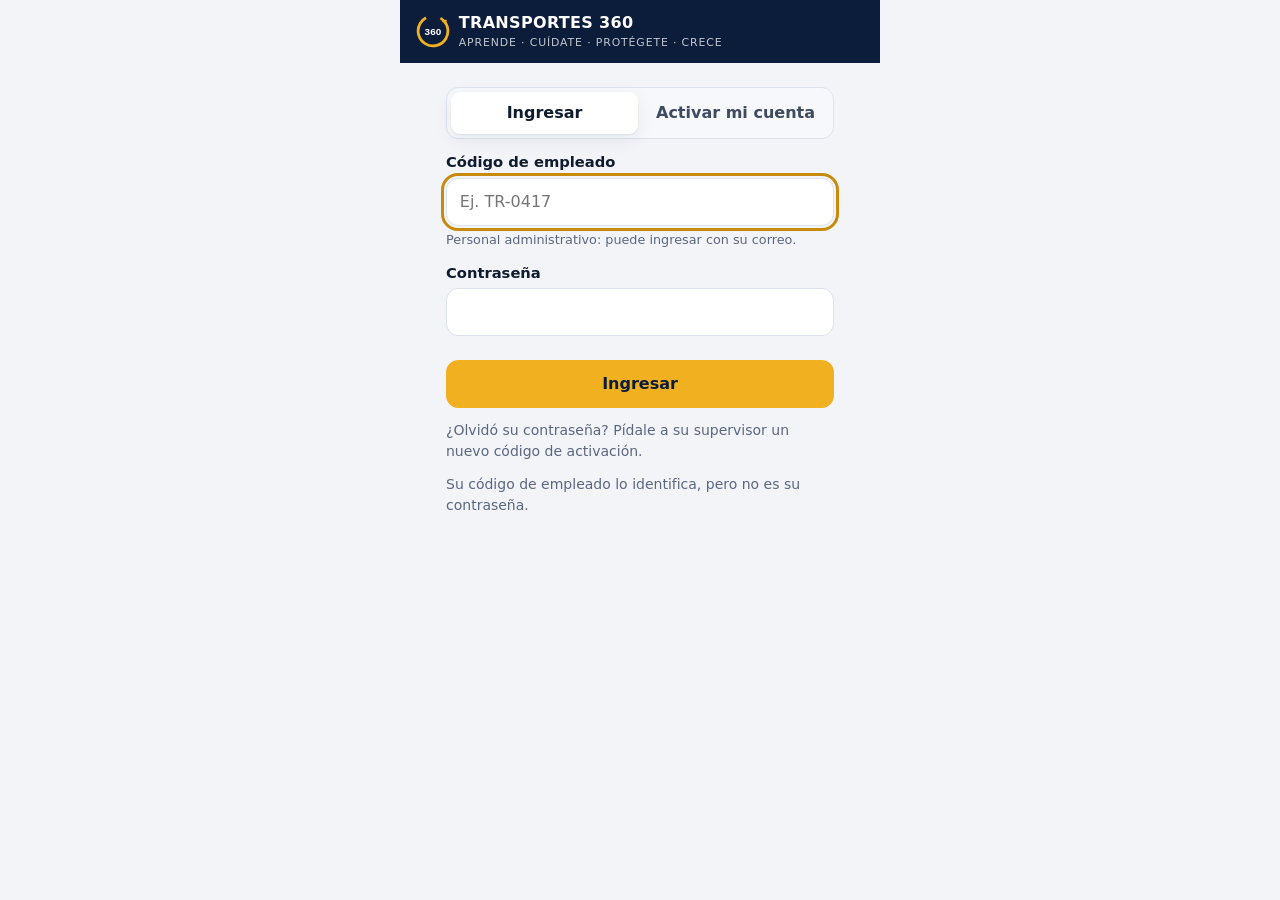
<file: index.html>
<!doctype html>
<html lang="es">
<head>
  <meta charset="utf-8">
  <meta name="viewport" content="width=device-width, initial-scale=1, viewport-fit=cover">
  <meta name="theme-color" content="#0b1d3a">
  <meta name="referrer" content="no-referrer">
  <meta http-equiv="Content-Security-Policy" content="default-src 'self'; script-src 'self'; style-src 'self' 'unsafe-inline'; img-src 'self' data: blob: https://*.supabase.co; connect-src 'self' https://*.supabase.co wss://*.supabase.co; base-uri 'none'; form-action 'self'; object-src 'none'">
  <title>TRANSPORTES 360</title>
  <link rel="manifest" href="manifest.webmanifest">
  <link rel="icon" type="image/png" sizes="192x192" href="assets/icons/icono-192.png">
  <link rel="apple-touch-icon" href="assets/icons/apple-touch-icon.png">
  <meta name="apple-mobile-web-app-capable" content="yes">
  <link rel="stylesheet" href="css/tokens.css">
  <link rel="stylesheet" href="css/base.css">
  <link rel="stylesheet" href="css/colaborador.css">
</head>
<body>
  <div id="app" class="app"></div>
  <noscript>TRANSPORTES 360 necesita JavaScript activado.</noscript>
  <script src="js/config.js"></script>
  <script src="js/core/dom.js"></script>
  <script src="js/core/ui.js"></script>
  <script src="js/core/enrutador.js"></script>
  <script src="js/core/capsula-vista.js"></script>
  <script src="js/core/alerta-vista.js"></script>
  <script src="js/api/api.js"></script>
  <script src="js/colaborador/marco.js"></script>
  <script src="js/colaborador/ingreso.js"></script>
  <script src="js/colaborador/inicio.js"></script>
  <script src="js/colaborador/semana.js"></script>
  <script src="js/colaborador/capsula.js"></script>
  <script src="js/colaborador/alertas.js"></script>
  <script src="js/colaborador/historial.js"></script>
  <script src="js/colaborador/arranque.js"></script>
</body>
</html>
</file>
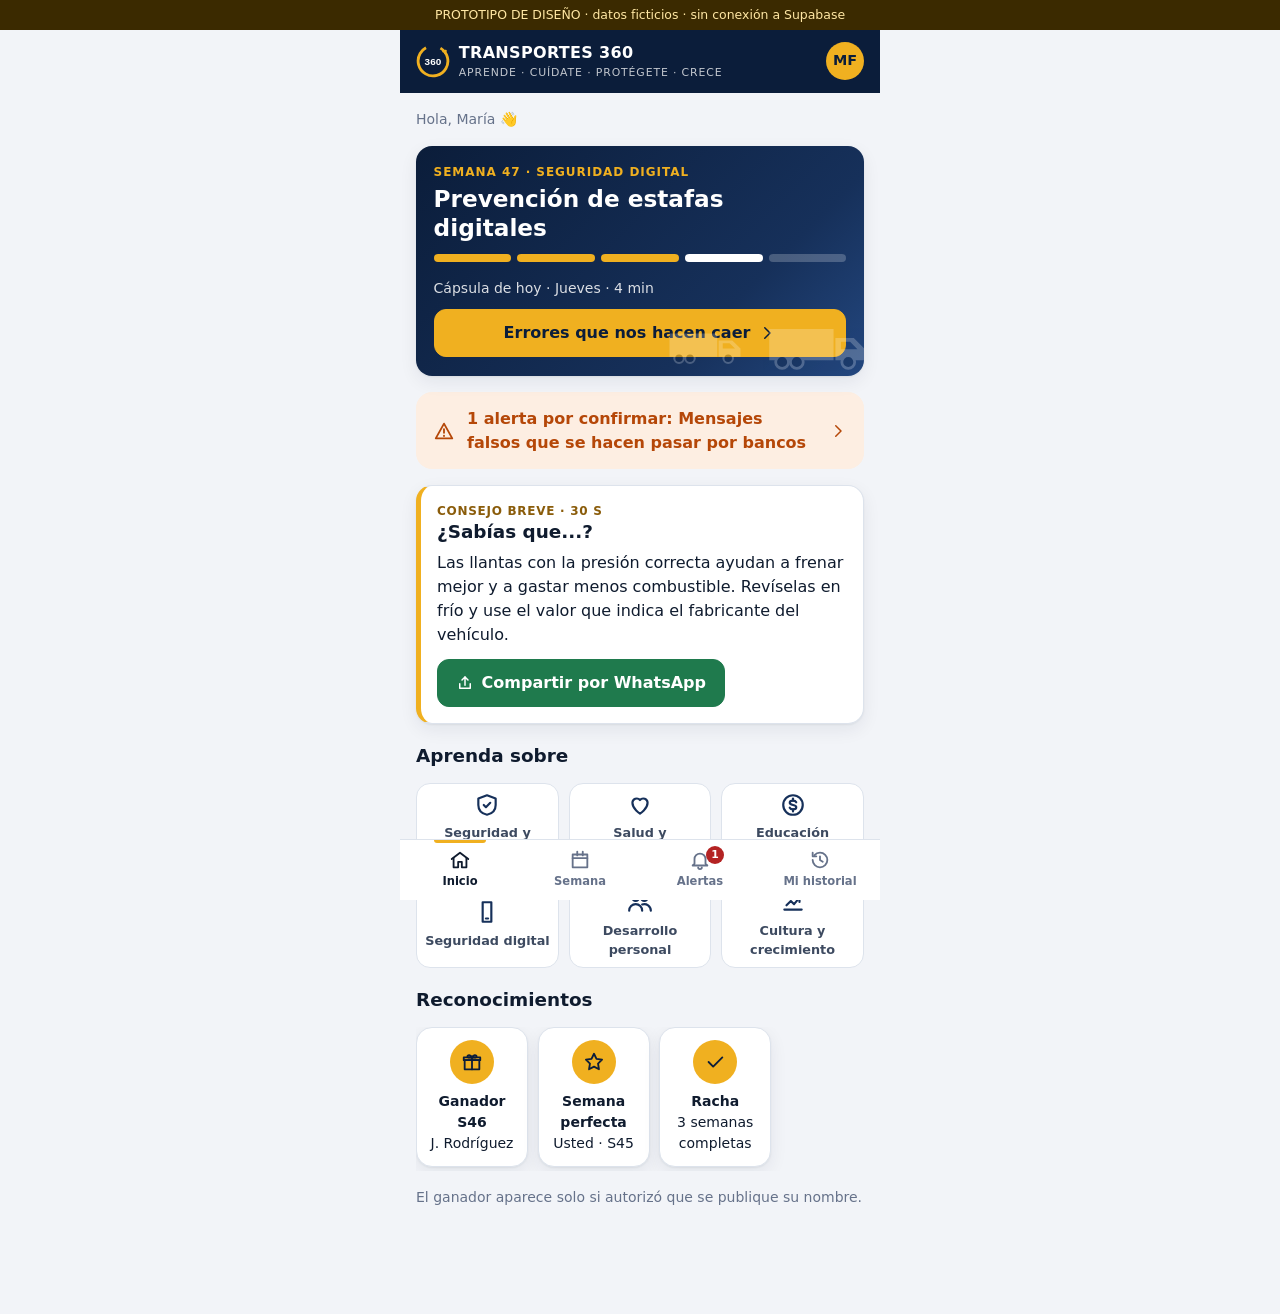
<file: prototipo/index.html>
<!doctype html>
<html lang="es">
<head>
  <meta charset="utf-8">
  <meta name="viewport" content="width=device-width, initial-scale=1, viewport-fit=cover">
  <meta name="theme-color" content="#0b1d3a">
  <meta http-equiv="Content-Security-Policy" content="default-src 'self'; script-src 'self'; style-src 'self' 'unsafe-inline'; img-src 'self' data:; connect-src 'self'; base-uri 'none'; form-action 'self'">
  <title>TRANSPORTES 360 · Prototipo colaborador</title>
  <link rel="stylesheet" href="estilos.css">
</head>
<body>
  <div class="proto-banner">PROTOTIPO DE DISEÑO · datos ficticios · sin conexión a Supabase</div>
  <div id="app" class="app"></div>
  <script src="comun.js"></script>
  <script src="capsula.js"></script>
  <script src="colaborador.js"></script>
</body>
</html>
</file>
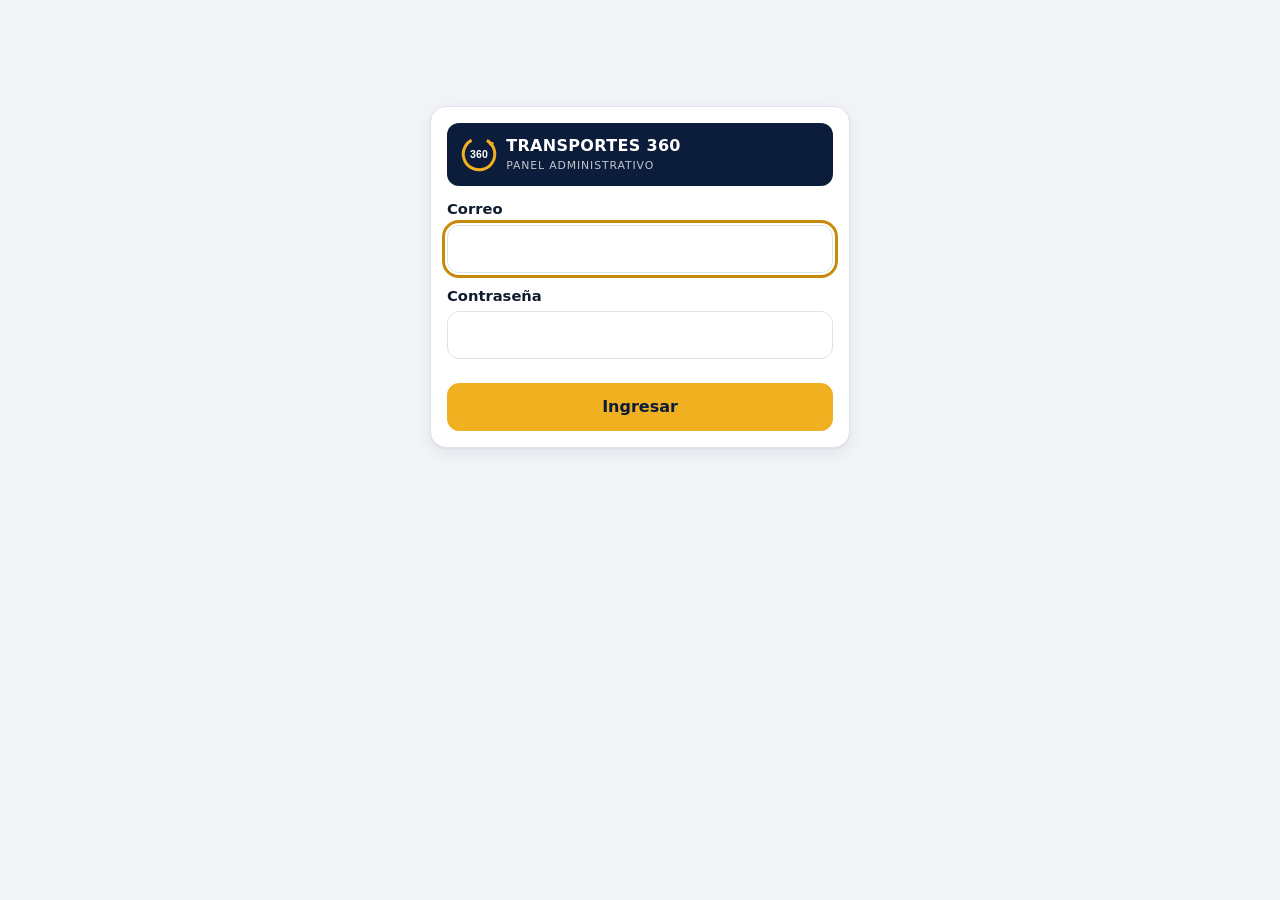
<file: admin.html>
<!doctype html>
<html lang="es">
<head>
  <meta charset="utf-8">
  <meta name="viewport" content="width=device-width, initial-scale=1">
  <meta name="referrer" content="no-referrer">
  <meta name="robots" content="noindex, nofollow">
  <meta http-equiv="Content-Security-Policy" content="default-src 'self'; script-src 'self'; style-src 'self' 'unsafe-inline'; img-src 'self' data: blob: https://*.supabase.co; connect-src 'self' https://*.supabase.co wss://*.supabase.co; base-uri 'none'; form-action 'self'; object-src 'none'">
  <title>TRANSPORTES 360 · Panel</title>
  <link rel="stylesheet" href="css/tokens.css">
  <link rel="stylesheet" href="css/base.css">
  <link rel="stylesheet" href="css/colaborador.css">
  <link rel="stylesheet" href="css/admin.css">
</head>
<body>
  <div id="admin" class="admin"></div>
  <noscript>El panel de TRANSPORTES 360 necesita JavaScript activado.</noscript>
  <script src="js/config.js"></script>
  <script src="js/core/dom.js"></script>
  <script src="js/core/ui.js"></script>
  <script src="js/core/enrutador.js"></script>
  <script src="js/core/capsula-vista.js"></script>
  <script src="js/core/alerta-vista.js"></script>
  <script src="js/api/api.js"></script>
  <script src="js/admin/marco.js"></script>
  <script src="js/admin/resumen.js"></script>
  <script src="js/admin/generador.js"></script>
  <script src="js/admin/capacitacion.js"></script>
  <script src="js/admin/alertas.js"></script>
  <script src="js/admin/extraer.js"></script>
  <script src="js/admin/documentos.js"></script>
  <script src="js/admin/calendario.js"></script>
  <script src="js/admin/reportes.js"></script>
  <script src="js/admin/sorteo.js"></script>
  <script src="js/admin/usuarios.js"></script>
  <script src="js/admin/importar.js"></script>
  <script src="js/admin/arranque.js"></script>
</body>
</html>
</file>
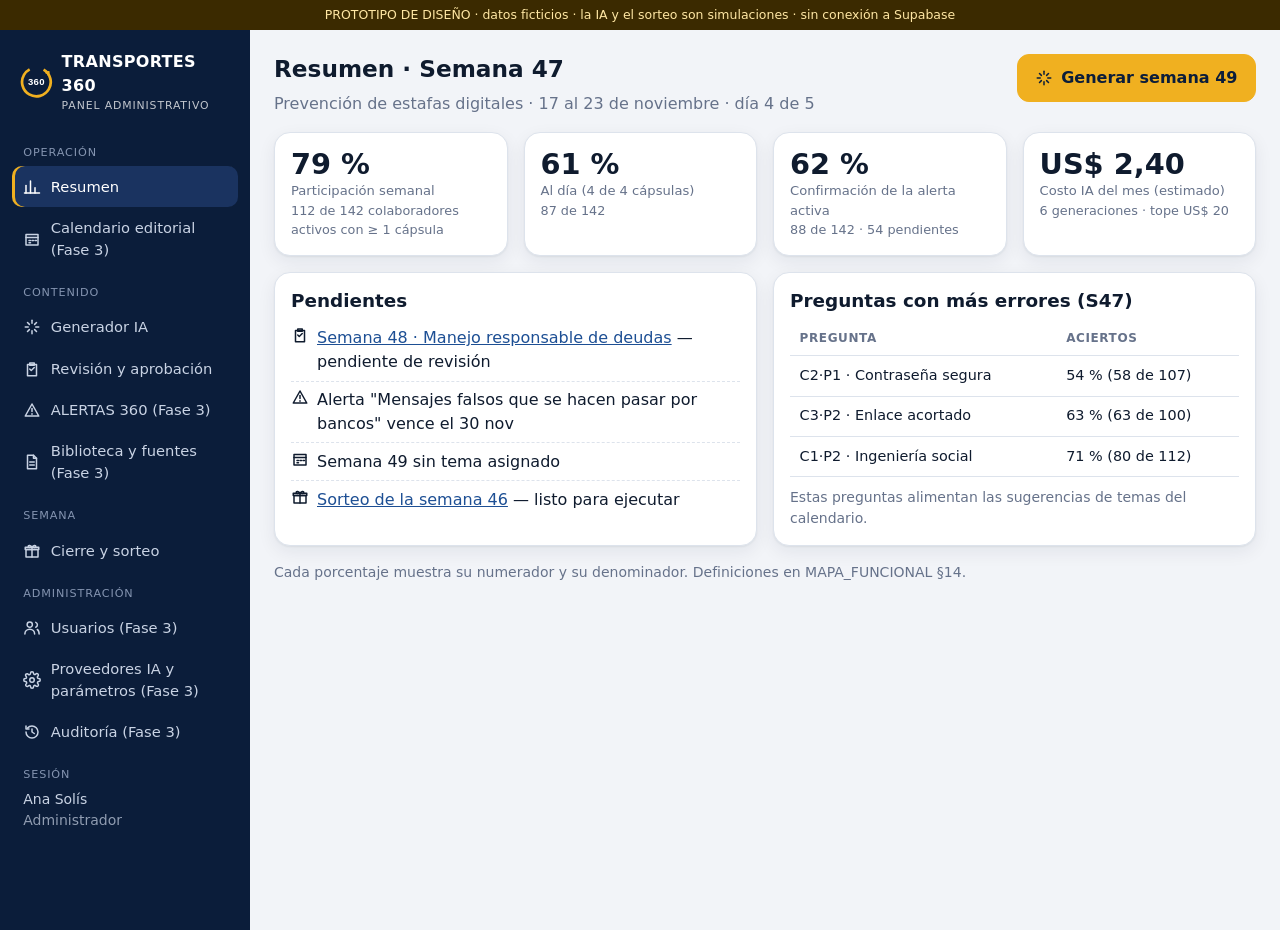
<file: prototipo/admin.html>
<!doctype html>
<html lang="es">
<head>
  <meta charset="utf-8">
  <meta name="viewport" content="width=device-width, initial-scale=1">
  <meta http-equiv="Content-Security-Policy" content="default-src 'self'; script-src 'self'; style-src 'self' 'unsafe-inline'; img-src 'self' data:; connect-src 'self'; base-uri 'none'; form-action 'self'">
  <title>TRANSPORTES 360 · Prototipo panel</title>
  <link rel="stylesheet" href="estilos.css">
</head>
<body>
  <div class="proto-banner">PROTOTIPO DE DISEÑO · datos ficticios · la IA y el sorteo son simulaciones · sin conexión a Supabase</div>
  <div id="admin" class="admin"></div>
  <script src="comun.js"></script>
  <script src="admin.js"></script>
</body>
</html>
</file>
<file: css/tokens.css>
/* TRANSPORTES 360 — Tokens de diseño.
   Paleta provisional basada en la identidad Grupo CIISA (marino + dorado) hasta definir el logo oficial (D-13).
   Regla de contraste: el dorado se usa como RELLENO con texto marino; para texto dorado sobre claro se usa --gold-ink. */
:root {
  color-scheme: light;
  --font: "Segoe UI", system-ui, -apple-system, Roboto, "Helvetica Neue", Arial, sans-serif;
  --mono: ui-monospace, "Cascadia Mono", Consolas, monospace;
  --bg: #f2f4f8;
  --surface: #ffffff;
  --surface-2: #f6f8fb;
  --border: #dde3ec;
  --text: #0f1b2e;
  --text-2: #3d4a60;
  --muted: #5b677f;   /* 5,2:1 sobre el fondo (antes 4,4:1) */
  --navy: #0b1d3a;
  --navy-2: #16305a;
  --gold: #f0b020;
  --gold-hover: #dc9f12;
  --gold-ink: #8a5c0a;
  --on-gold: #0b1d3a;
  --good: #0b6e24;    /* 5,7:1 sobre --good-soft (antes 3,9:1) */
  --good-soft: #e5f5e9;
  --warn: #9a6200;
  --warn-soft: #fff4d9;
  --high: #b54708;
  --high-soft: #fdeee2;
  --crit: #b42323;
  --crit-soft: #fdecec;
  --info: #1d4f94;
  --info-soft: #e8f0fb;
  --focus: #c88a0a;
  --radius: 16px;
  --radius-sm: 10px;
  --shadow: 0 1px 2px rgba(11, 29, 58, .06), 0 6px 18px rgba(11, 29, 58, .07);
  --tap: 48px;
}
@media (prefers-color-scheme: dark) {
  :root:not([data-theme="light"]) {
    color-scheme: dark;
    --bg: #0a1220; --surface: #121c2e; --surface-2: #17233a; --border: #26344d;
    --text: #e8edf6; --text-2: #c2ccdc; --muted: #8f9db4;
    --gold-ink: #f0b020; --good: #4cc26b; --good-soft: #13301d; --warn: #f3b946; --warn-soft: #33270c;
    --high: #f59e5f; --high-soft: #3a2214; --crit: #f07a7a; --crit-soft: #3b1717; --info: #8fb6ef; --info-soft: #14243f;
  }
}
</file>
<file: css/base.css>
/* TRANSPORTES 360 — Base y componentes compartidos (app del colaborador y panel). */
* { box-sizing: border-box; }
html, body { margin: 0; }
body { font-family: var(--font); background: var(--bg); color: var(--text); font-size: 16px; line-height: 1.5; -webkit-text-size-adjust: 100%; }
h1, h2, h3 { line-height: 1.25; margin: 0 0 .4em; }
h1 { font-size: 1.45rem; } h2 { font-size: 1.15rem; } h3 { font-size: 1rem; }
p { margin: 0 0 .75em; }
a { color: var(--info); }
button, input, select, textarea { font: inherit; color: inherit; }
:focus-visible { outline: 3px solid var(--focus); outline-offset: 2px; }
.icon { width: 22px; height: 22px; flex: none; stroke: currentColor; fill: none; stroke-width: 2; stroke-linecap: round; stroke-linejoin: round; }
.icon.sm { width: 18px; height: 18px; }
.muted { color: var(--muted); }
.small { font-size: .875rem; }
.row { display: flex; align-items: center; gap: .6rem; }
.between { justify-content: space-between; }
.wrap { flex-wrap: wrap; }
.stack > * + * { margin-top: .75rem; }
.hidden { display: none !important; }
.sr-only { position: absolute; width: 1px; height: 1px; overflow: hidden; clip: rect(0 0 0 0); white-space: nowrap; }

/* Franja de modo DEMO */
.demo-banner { background: #3b2a00; color: #ffe7a3; font-size: .78rem; text-align: center; padding: .35rem 1rem; }

/* Botones */
.btn { display: inline-flex; align-items: center; justify-content: center; gap: .5rem; min-height: var(--tap); padding: 0 1.1rem; border-radius: 12px; border: 1px solid var(--border); background: var(--surface); font-weight: 600; cursor: pointer; text-decoration: none; color: var(--text); }
.btn.primary { background: var(--gold); border-color: var(--gold); color: var(--on-gold); }
.btn.primary:hover { background: var(--gold-hover); }
.btn.navy { background: var(--navy); border-color: var(--navy); color: #fff; }
.btn.ghost { background: transparent; }
.btn.block { width: 100%; }
.btn:disabled { opacity: .5; cursor: not-allowed; }
.btn.wa { background: #1f7a4d; border-color: #1f7a4d; color: #fff; }

/* Tarjetas y chips */
.card { background: var(--surface); border: 1px solid var(--border); border-radius: var(--radius); padding: 1rem; box-shadow: var(--shadow); min-width: 0; }
.chip { display: inline-flex; align-items: center; gap: .35rem; font-size: .78rem; font-weight: 600; padding: .2rem .6rem; border-radius: 999px; background: var(--surface-2); border: 1px solid var(--border); color: var(--text-2); }
.chip.good { background: var(--good-soft); color: var(--good); border-color: transparent; }
.chip.warn { background: var(--warn-soft); color: var(--warn); border-color: transparent; }
.chip.high { background: var(--high-soft); color: var(--high); border-color: transparent; }
.chip.crit { background: var(--crit-soft); color: var(--crit); border-color: transparent; }
.chip.info { background: var(--info-soft); color: var(--info); border-color: transparent; }
.chip.gold { background: var(--gold); color: var(--on-gold); border-color: transparent; }

.note { padding: .75rem 1rem; border-radius: var(--radius-sm); background: var(--info-soft); color: var(--text); font-size: .9rem; }
.note.warn { background: var(--warn-soft); }
.feedback { margin-top: .6rem; padding: .75rem .9rem; border-radius: var(--radius-sm); font-size: .92rem; }
.feedback.ok { background: var(--good-soft); }
.feedback.ko { background: var(--crit-soft); }

/* Formularios */
.field { display: flex; flex-direction: column; gap: .3rem; min-width: 0; }
.field label { font-weight: 600; font-size: .92rem; }
.field input, .field select, .field textarea { width: 100%; min-width: 0; min-height: var(--tap); padding: .6rem .8rem; border: 1px solid var(--border); border-radius: 12px; background: var(--surface); }
.field textarea { min-height: 88px; resize: vertical; }
.field .hint { font-size: .8rem; color: var(--muted); }
.form-error { color: var(--crit); font-weight: 600; font-size: .9rem; }

/* Pestañas */
.tabs { display: flex; gap: .25rem; background: var(--surface-2); border: 1px solid var(--border); border-radius: 12px; padding: .25rem; }
.tabs button { flex: 1; min-height: 42px; border: 0; border-radius: 9px; background: transparent; font-weight: 600; cursor: pointer; color: var(--text-2); }
.tabs button[aria-selected="true"] { background: var(--surface); color: var(--text); box-shadow: var(--shadow); }

/* Avisos emergentes y carga */
.toast { position: fixed; left: 50%; bottom: 84px; transform: translateX(-50%); z-index: 50; max-width: min(92vw, 440px); padding: .75rem 1rem; border-radius: 12px; background: var(--navy); color: #fff; box-shadow: var(--shadow); font-size: .92rem; }
.toast.error { background: var(--crit); }
.loading { padding: 2rem 0; text-align: center; color: var(--muted); }

@media (prefers-reduced-motion: no-preference) {
  .btn { transition: background-color .15s, border-color .15s; }
}
</file>
<file: css/colaborador.css>
/* TRANSPORTES 360 — App del colaborador (móvil primero). */
.app { max-width: 480px; margin: 0 auto; min-height: 100vh; min-height: 100dvh; display: flex; flex-direction: column; background: var(--bg); }
.topbar { position: sticky; top: 0; z-index: 5; display: flex; align-items: center; justify-content: space-between; gap: .75rem; padding: .7rem 16px; background: var(--navy); color: #fff; }
.brand { display: flex; align-items: center; gap: .55rem; font-weight: 800; letter-spacing: .02em; }
.brand small { display: block; font-weight: 500; font-size: .68rem; letter-spacing: .08em; opacity: .75; }
.avatar { width: 44px; height: 44px; border-radius: 50%; background: var(--gold); color: var(--on-gold); display: grid; place-items: center; font-weight: 700; font-size: .9rem; border: 0; cursor: pointer; flex: none; text-decoration: none; }
.avatar.outline { background: transparent; color: #fff; border: 1px solid rgba(255, 255, 255, .35); }
.main { flex: 1; padding: 16px 16px 96px; }
.main > * + * { margin-top: 1rem; }

.hero { position: relative; overflow: hidden; border-radius: var(--radius); color: #fff; background: linear-gradient(135deg, var(--navy) 0%, var(--navy-2) 70%, #23477f 100%); padding: 1.1rem 1.1rem 1.2rem; box-shadow: var(--shadow); }
.hero svg.fleet { position: absolute; right: -12px; bottom: -6px; width: 210px; opacity: .22; }
.hero .kicker { font-size: .75rem; letter-spacing: .08em; text-transform: uppercase; color: var(--gold); font-weight: 700; }
.hero h1 { color: #fff; margin-top: .2rem; max-width: 85%; }
.dots { display: flex; gap: .4rem; margin: .7rem 0 1rem; }
.dot { flex: 1; height: 8px; border-radius: 4px; background: rgba(255, 255, 255, .22); }
.dot.done { background: var(--gold); }
.dot.today { background: #fff; }
.hero .btn.primary { width: 100%; position: relative; }

.alert-strip { display: flex; gap: .75rem; align-items: center; padding: .85rem 1rem; border-radius: var(--radius); background: var(--high-soft); color: var(--high); border: 1px solid transparent; cursor: pointer; width: 100%; text-align: left; font-weight: 600; text-decoration: none; }
.alert-strip.crit { background: var(--crit-soft); color: var(--crit); }
.section-title { display: flex; align-items: center; justify-content: space-between; margin: 1.25rem 0 .5rem; }
.section-title h2 { margin: 0; }
.tip { border-left: 5px solid var(--gold); }
.tip .label { font-size: .75rem; font-weight: 700; color: var(--gold-ink); text-transform: uppercase; letter-spacing: .06em; }
.cats { display: grid; grid-template-columns: repeat(3, 1fr); gap: .6rem; }
.cat { display: flex; flex-direction: column; align-items: center; justify-content: center; gap: .35rem; min-height: 88px; padding: .5rem; border-radius: 14px; background: var(--surface); border: 1px solid var(--border); font-size: .8rem; font-weight: 600; text-align: center; color: var(--text-2); }
.cat .icon { width: 26px; height: 26px; color: var(--navy-2); }
@media (prefers-color-scheme: dark) { :root:not([data-theme="light"]) .cat .icon { color: var(--gold); } }
.badges { display: flex; gap: .6rem; overflow-x: auto; padding-bottom: .25rem; }
.badge { flex: none; width: 112px; text-align: center; padding: .75rem .5rem; }
.badge .medal { width: 44px; height: 44px; margin: 0 auto .4rem; border-radius: 50%; display: grid; place-items: center; background: var(--gold); color: var(--on-gold); }

.bottomnav { position: fixed; bottom: 0; left: 50%; transform: translateX(-50%); width: 100%; max-width: 480px; display: grid; grid-template-columns: repeat(4, 1fr); background: var(--surface); border-top: 1px solid var(--border); padding-bottom: env(safe-area-inset-bottom); z-index: 6; }
.bottomnav a { display: flex; flex-direction: column; align-items: center; gap: .15rem; padding: .55rem 0 .6rem; min-height: 60px; text-decoration: none; color: var(--muted); font-size: .72rem; font-weight: 600; position: relative; }
.bottomnav a.active { color: var(--text); }
.bottomnav a.active::before { content: ""; position: absolute; top: 0; left: 28%; right: 28%; height: 3px; border-radius: 0 0 3px 3px; background: var(--gold); }
.bottomnav .count { position: absolute; top: 6px; left: calc(50% + 6px); min-width: 18px; height: 18px; padding: 0 5px; border-radius: 9px; background: #b42323; color: #fff; font-size: .68rem; display: grid; place-items: center; }

/* Listas */
.back { display: inline-flex; align-items: center; gap: .3rem; min-height: 40px; color: var(--text-2); text-decoration: none; font-weight: 600; }
.list { list-style: none; margin: 0; padding: 0; }
.list > li + li { margin-top: .6rem; }
.item { display: flex; align-items: center; gap: .85rem; padding: .85rem 1rem; background: var(--surface); border: 1px solid var(--border); border-radius: 14px; text-decoration: none; color: var(--text); min-height: 64px; width: 100%; text-align: left; }
a.item { cursor: pointer; }
.item .day { width: 42px; height: 42px; border-radius: 12px; display: grid; place-items: center; font-weight: 800; background: var(--surface-2); flex: none; }
.item.done .day { background: var(--good-soft); color: var(--good); }
.item.today .day { background: var(--gold); color: var(--on-gold); }
.item.locked { opacity: .6; }
.item .grow { flex: 1; min-width: 0; }
.item .title { font-weight: 650; display: block; }
.prio { width: 6px; align-self: stretch; border-radius: 3px; flex: none; }
.prio.INFORMATIVA { background: var(--info); } .prio.PREVENTIVA { background: var(--warn); } .prio.ALTA { background: var(--high); } .prio.CRITICA { background: var(--crit); }
.block-label { font-size: .75rem; font-weight: 700; letter-spacing: .06em; text-transform: uppercase; color: var(--muted); margin-bottom: .25rem; }
.checklist { list-style: none; padding: 0; margin: 0; }
.checklist li { display: flex; gap: .55rem; align-items: flex-start; padding: .35rem 0; }
.checklist .icon { color: var(--good); margin-top: 2px; }
.closing { font-weight: 600; border-left: 4px solid var(--gold); padding-left: .75rem; }
.source { font-size: .82rem; color: var(--muted); }

/* Ingreso */
.login { padding: 24px 16px; max-width: 420px; margin: 0 auto; width: 100%; }

/* Hoja inferior (perfil) */
.sheet-backdrop { position: fixed; inset: 0; background: rgba(5, 12, 24, .45); z-index: 20; display: flex; align-items: flex-end; justify-content: center; }
.sheet { width: 100%; max-width: 480px; background: var(--surface); border-radius: 20px 20px 0 0; padding: 1.25rem 16px calc(1.25rem + env(safe-area-inset-bottom)); }

/* Evaluación */
.quiz-q { margin-top: 1rem; }
.quiz-q legend { font-weight: 700; margin-bottom: .5rem; padding: 0; }
.quiz-q fieldset { border: 0; margin: 0; padding: 0; }
.opt { display: flex; align-items: center; gap: .7rem; min-height: 56px; padding: .6rem .9rem; margin-top: .5rem; border: 2px solid var(--border); border-radius: 12px; background: var(--surface); cursor: pointer; }
.opt input { width: 22px; height: 22px; accent-color: var(--navy); flex: none; }
.opt:has(input:checked) { border-color: var(--navy-2); background: var(--surface-2); }
.opt.correct, .opt.correct:has(input:checked) { border-color: var(--good); background: var(--good-soft); }
.opt.wrong, .opt.wrong:has(input:checked) { border-color: var(--crit); background: var(--crit-soft); }
.score { display: flex; align-items: center; gap: 1rem; }
.score .big { font-size: 2.2rem; font-weight: 800; line-height: 1; }

/* Cápsula por tarjetas (historias) */
.main.story { padding-bottom: 24px; outline: none; }
.story-top { position: sticky; top: 58px; z-index: 4; background: var(--bg); padding: .25rem 0 .6rem; }
.segs { display: flex; gap: 4px; margin-top: .35rem; }
.seg { flex: 1; height: 24px; padding: 9px 0; background-clip: content-box; border: 0; border-radius: 3px; background: var(--border); cursor: pointer; }
.seg.done { background: var(--gold); }
.seg.now { background: var(--navy-2); }
.seg:disabled { cursor: default; }
@media (prefers-color-scheme: dark) { :root:not([data-theme="light"]) .seg.now { background: #fff; } }
.listen { min-height: 40px; padding: 0 .7rem; }
.listen[aria-pressed="true"] { background: var(--gold); color: var(--on-gold); border-color: var(--gold); }
.story-card { background: var(--surface); border: 1px solid var(--border); border-radius: var(--radius); padding: 1rem; box-shadow: var(--shadow); min-height: 52vh; }
.story-card > * + * { margin-top: .85rem; }
.story-card h1 { font-size: 1.5rem; }
.story-img { display: block; width: 100%; height: auto; border-radius: 14px; }
.lead { font-size: 1.05rem; color: var(--text-2); }
.kicker-ink { font-size: .75rem; font-weight: 800; letter-spacing: .08em; text-transform: uppercase; color: var(--gold-ink); }
.story-nav { position: sticky; bottom: 0; display: grid; grid-template-columns: 1fr 1.6fr; gap: .6rem; padding: .75rem 0 calc(.75rem + env(safe-area-inset-bottom)); background: linear-gradient(transparent, var(--bg) 30%); margin-top: .75rem; }
.q { font-weight: 700; font-size: 1.05rem; }
.choices { display: flex; flex-direction: column; gap: .5rem; }
.choice { min-height: 56px; padding: .6rem .9rem; text-align: left; border: 2px solid var(--border); border-radius: 12px; background: var(--surface); cursor: pointer; font-weight: 600; }
.choice.safe { border-color: var(--good); background: var(--good-soft); }
.choice.risky { border-color: var(--crit); background: var(--crit-soft); }
.phone-mock { border-radius: 18px; background: var(--info-soft); border: 6px solid var(--navy); padding: .6rem; max-width: 360px; }
.msg-head { display: flex; align-items: center; gap: .45rem; font-size: .82rem; font-weight: 700; color: var(--text-2); padding: .1rem .2rem .5rem; }
.bubble { background: var(--surface); border-radius: 4px 14px 14px 14px; padding: .7rem .8rem; line-height: 1.7; box-shadow: var(--shadow); }
.spot { display: inline; border-bottom: 2px dashed var(--muted); padding: .1rem .1rem; cursor: pointer; border-radius: 4px; -webkit-box-decoration-break: clone; box-decoration-break: clone; }
.spot:hover { background: var(--warn-soft); }
.spot.found { background: var(--crit-soft); color: var(--crit); border-bottom: 2px solid var(--crit); font-weight: 700; }
.found-list { list-style: none; padding: 0; margin: 0; }
.found-list li { display: flex; gap: .5rem; align-items: flex-start; padding: .35rem 0; font-size: .92rem; }
.found-list .icon { color: var(--crit); margin-top: 2px; }
.flips { display: grid; grid-template-columns: 1fr 1fr; gap: .6rem; }
.flip { position: relative; padding: 0; border: 0; background: transparent; cursor: pointer; perspective: 800px; text-align: left; font-size: .88rem; line-height: 1.35; }
.flip-inner { display: grid; height: 100%; min-height: 150px; transform-style: preserve-3d; }
.flip-face { grid-area: 1 / 1; display: flex; flex-direction: column; gap: .4rem; padding: .75rem; border-radius: 14px; backface-visibility: hidden; -webkit-backface-visibility: hidden; }
.flip-face.front { background: var(--navy); color: #fff; }
.flip-face.front .small { opacity: .75; margin-top: auto; }
.flip-face.back { background: var(--good-soft); color: var(--text); transform: rotateY(180deg); border: 2px solid var(--good); }
.flip.on .flip-inner { transform: rotateY(180deg); }
.flip-ico { width: 30px; height: 30px; border-radius: 50%; display: grid; place-items: center; }
.flip-ico.bad { background: var(--crit); color: #fff; }
.flip-ico.good { background: var(--good); color: #fff; }
.flip-ico .icon { width: 18px; height: 18px; }
.steps { margin: 0; padding-left: 1.4rem; }
.steps li { padding: .3rem 0; }
.steps li::marker { font-weight: 800; color: var(--gold-ink); }

@media (prefers-reduced-motion: no-preference) {
  .opt, .item, .choice { transition: background-color .15s, border-color .15s; }
  .flip-inner { transition: transform .45s ease; }
}
</file>
<file: prototipo/estilos.css>
/* TRANSPORTES 360 — Prototipo de interfaces (Fase 2). SOLO DISEÑO: datos ficticios, sin conexión.
   Paleta provisional basada en la identidad Grupo CIISA (marino + dorado) hasta definir D-13. */
:root {
  color-scheme: light;
  --font: "Segoe UI", system-ui, -apple-system, Roboto, "Helvetica Neue", Arial, sans-serif;
  --bg: #f2f4f8;
  --surface: #ffffff;
  --surface-2: #f6f8fb;
  --border: #dde3ec;
  --text: #0f1b2e;
  --text-2: #3d4a60;
  --muted: #66728a;
  --navy: #0b1d3a;
  --navy-2: #16305a;
  --gold: #f0b020;
  --gold-hover: #dc9f12;
  --gold-ink: #8a5c0a;
  --on-gold: #0b1d3a;
  --good: #0f8a2e;
  --good-soft: #e5f5e9;
  --warn: #9a6200;
  --warn-soft: #fff4d9;
  --high: #b54708;
  --high-soft: #fdeee2;
  --crit: #b42323;
  --crit-soft: #fdecec;
  --info: #1d4f94;
  --info-soft: #e8f0fb;
  --focus: #c88a0a;
  --radius: 16px;
  --radius-sm: 10px;
  --shadow: 0 1px 2px rgba(11, 29, 58, .06), 0 6px 18px rgba(11, 29, 58, .07);
  --tap: 48px;
}
@media (prefers-color-scheme: dark) {
  :root:not([data-theme="light"]) {
    color-scheme: dark;
    --bg: #0a1220; --surface: #121c2e; --surface-2: #17233a; --border: #26344d;
    --text: #e8edf6; --text-2: #c2ccdc; --muted: #8f9db4;
    --gold-ink: #f0b020; --good: #4cc26b; --good-soft: #13301d; --warn: #f3b946; --warn-soft: #33270c;
    --high: #f59e5f; --high-soft: #3a2214; --crit: #f07a7a; --crit-soft: #3b1717; --info: #8fb6ef; --info-soft: #14243f;
  }
}
* { box-sizing: border-box; }
html, body { margin: 0; }
body { font-family: var(--font); background: var(--bg); color: var(--text); font-size: 16px; line-height: 1.5; -webkit-text-size-adjust: 100%; }
h1, h2, h3 { line-height: 1.25; margin: 0 0 .4em; }
h1 { font-size: 1.45rem; } h2 { font-size: 1.15rem; } h3 { font-size: 1rem; }
p { margin: 0 0 .75em; }
a { color: var(--info); }
button, input, select, textarea { font: inherit; color: inherit; }
:focus-visible { outline: 3px solid var(--focus); outline-offset: 2px; }
.icon { width: 22px; height: 22px; flex: none; stroke: currentColor; fill: none; stroke-width: 2; stroke-linecap: round; stroke-linejoin: round; }
.icon.sm { width: 18px; height: 18px; }
.muted { color: var(--muted); }
.small { font-size: .875rem; }
.row { display: flex; align-items: center; gap: .6rem; }
.between { justify-content: space-between; }
.stack > * + * { margin-top: .75rem; }
.hidden { display: none !important; }

/* Aviso de prototipo */
.proto-banner { background: #3b2a00; color: #ffe7a3; font-size: .78rem; text-align: center; padding: .35rem 1rem; }

/* Botones */
.btn { display: inline-flex; align-items: center; justify-content: center; gap: .5rem; min-height: var(--tap); padding: 0 1.1rem; border-radius: 12px; border: 1px solid var(--border); background: var(--surface); font-weight: 600; cursor: pointer; text-decoration: none; color: var(--text); }
.btn.primary { background: var(--gold); border-color: var(--gold); color: var(--on-gold); }
.btn.primary:hover { background: var(--gold-hover); }
.btn.navy { background: var(--navy); border-color: var(--navy); color: #fff; }
.btn.ghost { background: transparent; }
.btn.block { width: 100%; }
.btn:disabled { opacity: .5; cursor: not-allowed; }
.btn.wa { background: #1f7a4d; border-color: #1f7a4d; color: #fff; }

/* Tarjetas y chips */
.card { background: var(--surface); border: 1px solid var(--border); border-radius: var(--radius); padding: 1rem; box-shadow: var(--shadow); }
.chip { display: inline-flex; align-items: center; gap: .35rem; font-size: .78rem; font-weight: 600; padding: .2rem .6rem; border-radius: 999px; background: var(--surface-2); border: 1px solid var(--border); color: var(--text-2); }
.chip.good { background: var(--good-soft); color: var(--good); border-color: transparent; }
.chip.warn { background: var(--warn-soft); color: var(--warn); border-color: transparent; }
.chip.high { background: var(--high-soft); color: var(--high); border-color: transparent; }
.chip.crit { background: var(--crit-soft); color: var(--crit); border-color: transparent; }
.chip.info { background: var(--info-soft); color: var(--info); border-color: transparent; }
.chip.gold { background: var(--gold); color: var(--on-gold); border-color: transparent; }

/* ---------- App del colaborador ---------- */
.app { max-width: 480px; margin: 0 auto; min-height: 100vh; min-height: 100dvh; display: flex; flex-direction: column; background: var(--bg); }
.topbar { position: sticky; top: 0; z-index: 5; display: flex; align-items: center; justify-content: space-between; gap: .75rem; padding: .7rem 16px; background: var(--navy); color: #fff; }
.brand { display: flex; align-items: center; gap: .55rem; font-weight: 800; letter-spacing: .02em; }
.brand small { display: block; font-weight: 500; font-size: .68rem; letter-spacing: .08em; opacity: .75; }
.avatar { width: 38px; height: 38px; border-radius: 50%; background: var(--gold); color: var(--on-gold); display: grid; place-items: center; font-weight: 700; font-size: .9rem; border: 0; cursor: pointer; }
.main { flex: 1; padding: 16px 16px 96px; }
.main > * + * { margin-top: 1rem; }

.hero { position: relative; overflow: hidden; border-radius: var(--radius); color: #fff; background: linear-gradient(135deg, var(--navy) 0%, var(--navy-2) 70%, #23477f 100%); padding: 1.1rem 1.1rem 1.2rem; box-shadow: var(--shadow); }
.hero svg.fleet { position: absolute; right: -12px; bottom: -6px; width: 210px; opacity: .22; }
.hero .kicker { font-size: .75rem; letter-spacing: .08em; text-transform: uppercase; color: var(--gold); font-weight: 700; }
.hero h1 { color: #fff; margin-top: .2rem; max-width: 85%; }
.dots { display: flex; gap: .4rem; margin: .7rem 0 1rem; }
.dot { flex: 1; height: 8px; border-radius: 4px; background: rgba(255, 255, 255, .22); }
.dot.done { background: var(--gold); }
.dot.today { background: #fff; }
.hero .btn.primary { width: 100%; }

.alert-strip { display: flex; gap: .75rem; align-items: center; padding: .85rem 1rem; border-radius: var(--radius); background: var(--high-soft); color: var(--high); border: 1px solid transparent; cursor: pointer; width: 100%; text-align: left; font-weight: 600; }
.alert-strip.crit { background: var(--crit-soft); color: var(--crit); }

.section-title { display: flex; align-items: center; justify-content: space-between; margin: 1.25rem 0 .5rem; }
.section-title h2 { margin: 0; }

.tip { border-left: 5px solid var(--gold); }
.tip .label { font-size: .75rem; font-weight: 700; color: var(--gold-ink); text-transform: uppercase; letter-spacing: .06em; }

.cats { display: grid; grid-template-columns: repeat(3, 1fr); gap: .6rem; }
.cat { display: flex; flex-direction: column; align-items: center; justify-content: center; gap: .35rem; min-height: 88px; padding: .5rem; border-radius: 14px; background: var(--surface); border: 1px solid var(--border); font-size: .8rem; font-weight: 600; text-align: center; color: var(--text-2); }
.cat .icon { width: 26px; height: 26px; color: var(--navy-2); }
@media (prefers-color-scheme: dark) { :root:not([data-theme="light"]) .cat .icon { color: var(--gold); } }

.badges { display: flex; gap: .6rem; overflow-x: auto; padding-bottom: .25rem; }
.badge { flex: none; width: 112px; text-align: center; padding: .75rem .5rem; }
.badge .medal { width: 44px; height: 44px; margin: 0 auto .4rem; border-radius: 50%; display: grid; place-items: center; background: var(--gold); color: var(--on-gold); }

.bottomnav { position: fixed; bottom: 0; left: 50%; transform: translateX(-50%); width: 100%; max-width: 480px; display: grid; grid-template-columns: repeat(4, 1fr); background: var(--surface); border-top: 1px solid var(--border); padding-bottom: env(safe-area-inset-bottom); z-index: 6; }
.bottomnav a { display: flex; flex-direction: column; align-items: center; gap: .15rem; padding: .55rem 0 .6rem; min-height: 60px; text-decoration: none; color: var(--muted); font-size: .72rem; font-weight: 600; position: relative; }
.bottomnav a.active { color: var(--text); }
.bottomnav a.active::before { content: ""; position: absolute; top: 0; left: 28%; right: 28%; height: 3px; border-radius: 0 0 3px 3px; background: var(--gold); }
.bottomnav .count { position: absolute; top: 6px; left: calc(50% + 6px); min-width: 18px; height: 18px; padding: 0 5px; border-radius: 9px; background: var(--crit); color: #fff; font-size: .68rem; display: grid; place-items: center; }

/* Cápsula */
.back { display: inline-flex; align-items: center; gap: .3rem; min-height: 40px; color: var(--text-2); text-decoration: none; font-weight: 600; }
.capsule-head .meta { display: flex; flex-wrap: wrap; gap: .4rem; margin-bottom: .5rem; }
.block-label { font-size: .75rem; font-weight: 700; letter-spacing: .06em; text-transform: uppercase; color: var(--muted); margin-bottom: .25rem; }
.example { background: var(--info-soft); border-radius: var(--radius-sm); padding: .85rem 1rem; color: var(--text); }
.example .block-label { color: var(--info); }
.checklist { list-style: none; padding: 0; margin: 0; }
.checklist li { display: flex; gap: .55rem; align-items: flex-start; padding: .35rem 0; }
.checklist .icon { color: var(--good); margin-top: 2px; }
.closing { font-weight: 600; border-left: 4px solid var(--gold); padding-left: .75rem; }
.source { font-size: .82rem; color: var(--muted); }

.quiz-q { margin-top: 1rem; }
.quiz-q legend { font-weight: 700; margin-bottom: .5rem; padding: 0; }
.quiz-q fieldset { border: 0; margin: 0; padding: 0; }
.opt { display: flex; align-items: center; gap: .7rem; min-height: 56px; padding: .6rem .9rem; margin-top: .5rem; border: 2px solid var(--border); border-radius: 12px; background: var(--surface); cursor: pointer; }
.opt input { width: 22px; height: 22px; accent-color: var(--navy); flex: none; }
.opt:has(input:checked) { border-color: var(--navy-2); background: var(--surface-2); }
.opt.correct, .opt.correct:has(input:checked) { border-color: var(--good); background: var(--good-soft); }
.opt.wrong, .opt.wrong:has(input:checked) { border-color: var(--crit); background: var(--crit-soft); }
.feedback { margin-top: .6rem; padding: .75rem .9rem; border-radius: var(--radius-sm); font-size: .92rem; }
.feedback.ok { background: var(--good-soft); }
.feedback.ko { background: var(--crit-soft); }
.score { display: flex; align-items: center; gap: 1rem; }
.score .big { font-size: 2.2rem; font-weight: 800; line-height: 1; }

/* Cápsula por tarjetas (historias) */
.main.story { padding-bottom: 24px; outline: none; }
.story-top { position: sticky; top: 58px; z-index: 4; background: var(--bg); padding: .25rem 0 .6rem; }
.segs { display: flex; gap: 4px; margin-top: .35rem; }
.seg { flex: 1; height: 6px; padding: 0; border: 0; border-radius: 3px; background: var(--border); cursor: pointer; }
.seg.done { background: var(--gold); }
.seg.now { background: var(--navy-2); }
.seg:disabled { cursor: default; }
@media (prefers-color-scheme: dark) { :root:not([data-theme="light"]) .seg.now { background: #fff; } }
.listen { min-height: 40px; padding: 0 .7rem; }
.listen[aria-pressed="true"] { background: var(--gold); color: var(--on-gold); border-color: var(--gold); }
.story-card { background: var(--surface); border: 1px solid var(--border); border-radius: var(--radius); padding: 1rem; box-shadow: var(--shadow); min-height: 52vh; }
.story-card > * + * { margin-top: .85rem; }
.story-card h1 { font-size: 1.5rem; }
.story-img { display: block; width: 100%; height: auto; border-radius: 14px; }
.lead { font-size: 1.05rem; color: var(--text-2); }
.kicker-ink { font-size: .75rem; font-weight: 800; letter-spacing: .08em; text-transform: uppercase; color: var(--gold-ink); }
.story-nav { position: sticky; bottom: 0; display: grid; grid-template-columns: 1fr 1.6fr; gap: .6rem; padding: .75rem 0 calc(.75rem + env(safe-area-inset-bottom)); background: linear-gradient(transparent, var(--bg) 30%); margin-top: .75rem; }
.q { font-weight: 700; font-size: 1.05rem; }
.choices { display: flex; flex-direction: column; gap: .5rem; }
.choice { min-height: 56px; padding: .6rem .9rem; text-align: left; border: 2px solid var(--border); border-radius: 12px; background: var(--surface); cursor: pointer; font-weight: 600; }
.choice.safe { border-color: var(--good); background: var(--good-soft); }
.choice.risky { border-color: var(--crit); background: var(--crit-soft); }

.phone-mock { border-radius: 18px; background: var(--info-soft); border: 6px solid var(--navy); padding: .6rem; max-width: 360px; }
.msg-head { display: flex; align-items: center; gap: .45rem; font-size: .82rem; font-weight: 700; color: var(--text-2); padding: .1rem .2rem .5rem; }
.bubble { background: var(--surface); border-radius: 4px 14px 14px 14px; padding: .7rem .8rem; line-height: 1.7; box-shadow: var(--shadow); }
.spot { display: inline; border-bottom: 2px dashed var(--muted); padding: .1rem .1rem; cursor: pointer; border-radius: 4px; -webkit-box-decoration-break: clone; box-decoration-break: clone; }
.spot:hover { background: var(--warn-soft); }
.spot.found { background: var(--crit-soft); color: var(--crit); border-bottom: 2px solid var(--crit); font-weight: 700; }
.found-list { list-style: none; padding: 0; margin: 0; }
.found-list li { display: flex; gap: .5rem; align-items: flex-start; padding: .35rem 0; font-size: .92rem; }
.found-list .icon { color: var(--crit); margin-top: 2px; }

.flips { display: grid; grid-template-columns: 1fr 1fr; gap: .6rem; }
.flip { position: relative; padding: 0; border: 0; background: transparent; cursor: pointer; perspective: 800px; text-align: left; font-size: .88rem; line-height: 1.35; }
/* Las dos caras comparten la misma celda de la grilla: la tarjeta toma la altura de la cara más larga */
.flip-inner { display: grid; height: 100%; min-height: 150px; transform-style: preserve-3d; }
.flip-face { grid-area: 1 / 1; display: flex; flex-direction: column; gap: .4rem; padding: .75rem; border-radius: 14px; backface-visibility: hidden; -webkit-backface-visibility: hidden; }
.flip-face.front { background: var(--navy); color: #fff; }
.flip-face.front .small { opacity: .75; margin-top: auto; }
.flip-face.back { background: var(--good-soft); color: var(--text); transform: rotateY(180deg); border: 2px solid var(--good); }
.flip.on .flip-inner { transform: rotateY(180deg); }
.flip-ico { width: 30px; height: 30px; border-radius: 50%; display: grid; place-items: center; }
.flip-ico.bad { background: var(--crit); color: #fff; }
.flip-ico.good { background: var(--good); color: #fff; }
.flip-ico .icon { width: 18px; height: 18px; }
@media (prefers-reduced-motion: no-preference) { .flip-inner { transition: transform .45s ease; } }

.steps { margin: 0; padding-left: 1.4rem; }
.steps li { padding: .3rem 0; }
.steps li::marker { font-weight: 800; color: var(--gold-ink); }

/* Semana / listas */
.list { list-style: none; margin: 0; padding: 0; }
.list > li + li { margin-top: .6rem; }
.item { display: flex; align-items: center; gap: .85rem; padding: .85rem 1rem; background: var(--surface); border: 1px solid var(--border); border-radius: 14px; text-decoration: none; color: var(--text); min-height: 64px; width: 100%; text-align: left; cursor: pointer; }
.item .day { width: 42px; height: 42px; border-radius: 12px; display: grid; place-items: center; font-weight: 800; background: var(--surface-2); flex: none; }
.item.done .day { background: var(--good-soft); color: var(--good); }
.item.today .day { background: var(--gold); color: var(--on-gold); }
.item.locked { opacity: .6; cursor: default; }
.item .grow { flex: 1; min-width: 0; }
.item .title { font-weight: 650; display: block; }

.prio { width: 6px; align-self: stretch; border-radius: 3px; flex: none; }
.prio.INFORMATIVA { background: var(--info); } .prio.PREVENTIVA { background: var(--warn); } .prio.ALTA { background: var(--high); } .prio.CRITICA { background: var(--crit); }
.kv { display: grid; grid-template-columns: 1fr; gap: .2rem; }

/* Formularios */
.field { display: flex; flex-direction: column; gap: .3rem; }
.field label { font-weight: 600; font-size: .92rem; }
.field input, .field select, .field textarea { min-height: var(--tap); padding: .6rem .8rem; border: 1px solid var(--border); border-radius: 12px; background: var(--surface); }
.field textarea { min-height: 88px; resize: vertical; }
.field .hint { font-size: .8rem; color: var(--muted); }
.login { padding: 24px 16px; max-width: 420px; margin: 0 auto; }
.login .logo-big { display: flex; justify-content: center; margin: 1rem 0 1.25rem; }
.tabs { display: flex; gap: .25rem; background: var(--surface-2); border: 1px solid var(--border); border-radius: 12px; padding: .25rem; }
.tabs button { flex: 1; min-height: 42px; border: 0; border-radius: 9px; background: transparent; font-weight: 600; cursor: pointer; color: var(--text-2); }
.tabs button[aria-selected="true"] { background: var(--surface); color: var(--text); box-shadow: var(--shadow); }

/* Hoja de perfil */
.sheet-backdrop { position: fixed; inset: 0; background: rgba(5, 12, 24, .45); z-index: 20; display: flex; align-items: flex-end; justify-content: center; }
.sheet { width: 100%; max-width: 480px; background: var(--surface); border-radius: 20px 20px 0 0; padding: 1.25rem 16px calc(1.25rem + env(safe-area-inset-bottom)); }

/* ---------- Panel administrativo ---------- */
.admin { display: grid; grid-template-columns: 250px 1fr; min-height: 100vh; }
.side { background: var(--navy); color: #c9d3e4; padding: 1rem .75rem; position: sticky; top: 0; height: 100vh; overflow-y: auto; }
.side .brand { color: #fff; padding: .25rem .5rem 1rem; }
.side nav a { display: flex; align-items: center; gap: .6rem; padding: .6rem .7rem; border-radius: 10px; color: #c9d3e4; text-decoration: none; font-size: .92rem; }
.side nav a:hover { background: #13284b; }
.side nav a.active { background: #1a3360; color: #fff; box-shadow: inset 3px 0 0 var(--gold); }
.side .group { font-size: .7rem; text-transform: uppercase; letter-spacing: .08em; color: #8494b0; padding: .9rem .7rem .3rem; }
.content { padding: 24px; min-width: 0; }
.content > header { display: flex; align-items: flex-start; justify-content: space-between; gap: 1rem; flex-wrap: wrap; margin-bottom: 1rem; }
.grid2 { display: grid; grid-template-columns: repeat(2, minmax(0, 1fr)); gap: 1rem; }
.grid3 { display: grid; grid-template-columns: repeat(3, minmax(0, 1fr)); gap: 1rem; }
.grid4 { display: grid; grid-template-columns: repeat(4, minmax(0, 1fr)); gap: 1rem; }
.kpi .value { font-size: 1.8rem; font-weight: 800; line-height: 1.1; }
.kpi .label { font-size: .82rem; color: var(--muted); }
.kpi .den { font-size: .8rem; color: var(--muted); }
.checks { list-style: none; margin: 0; padding: 0; }
.checks li { display: flex; gap: .5rem; align-items: flex-start; padding: .4rem 0; border-bottom: 1px dashed var(--border); }
.checks li:last-child { border-bottom: 0; }
.ok { color: var(--good); } .bad { color: var(--crit); } .wr { color: var(--warn); }
table.t { width: 100%; border-collapse: collapse; font-size: .9rem; }
table.t th, table.t td { text-align: left; padding: .55rem .6rem; border-bottom: 1px solid var(--border); vertical-align: top; }
table.t th { font-size: .75rem; text-transform: uppercase; letter-spacing: .05em; color: var(--muted); }
.mono { font-family: ui-monospace, "Cascadia Mono", Consolas, monospace; font-size: .82rem; word-break: break-all; }
.capsule-tabs { display: flex; gap: .4rem; flex-wrap: wrap; margin-bottom: .75rem; }
.capsule-tabs button { min-height: 40px; padding: 0 .9rem; border-radius: 10px; border: 1px solid var(--border); background: var(--surface); cursor: pointer; font-weight: 600; }
.capsule-tabs button[aria-selected="true"] { background: var(--navy); color: #fff; border-color: var(--navy); }
.key { border: 2px solid var(--good); }
.note { padding: .75rem 1rem; border-radius: var(--radius-sm); background: var(--info-soft); color: var(--text); font-size: .9rem; }
.note.warn { background: var(--warn-soft); }
.winner { text-align: center; padding: 1.5rem 1rem; background: linear-gradient(135deg, var(--navy), var(--navy-2)); color: #fff; border-radius: var(--radius); }
.winner .name { font-size: 1.6rem; font-weight: 800; color: var(--gold); }
.form-grid { display: grid; grid-template-columns: repeat(2, minmax(0, 1fr)); gap: .9rem 1rem; }
.form-grid .full { grid-column: 1 / -1; }
.doclist { display: flex; flex-wrap: wrap; gap: .4rem; }
.doclist label { display: inline-flex; align-items: center; gap: .4rem; padding: .35rem .7rem; border: 1px solid var(--border); border-radius: 999px; font-size: .85rem; cursor: pointer; background: var(--surface); }
.admin-mobile-top { display: none; }

.admin > div, .field, .card { min-width: 0; }
.field input, .field select, .field textarea { width: 100%; min-width: 0; }
@media (max-width: 900px) {
  .admin { grid-template-columns: minmax(0, 1fr); }
  .side { display: none; }
  .admin-mobile-top { display: flex; align-items: center; justify-content: space-between; padding: .7rem 16px; background: var(--navy); color: #fff; position: sticky; top: 0; z-index: 5; }
  .admin-mobile-top select { min-height: 40px; border-radius: 10px; border: 0; padding: 0 .6rem; color: var(--text); background: #fff; max-width: 60%; }
  .content { padding: 16px; }
  .grid2, .grid3, .form-grid { grid-template-columns: 1fr; }
  .grid4 { grid-template-columns: repeat(2, minmax(0, 1fr)); }
  table.t { font-size: .85rem; }
}
@media (prefers-reduced-motion: no-preference) {
  .btn, .opt, .item { transition: background-color .15s, border-color .15s; }
}
</file>
<file: css/admin.css>
/* TRANSPORTES 360 — Panel administrativo (escritorio primero, usable en tableta y teléfono). */
.brand { display: flex; align-items: center; gap: .55rem; font-weight: 800; letter-spacing: .02em; }
.brand small { display: block; font-weight: 500; font-size: .68rem; letter-spacing: .08em; opacity: .75; }
.admin { display: grid; grid-template-columns: 250px minmax(0, 1fr); min-height: 100vh; }
.admin > div { min-width: 0; }
.side { background: var(--navy); color: #c9d3e4; padding: 1rem .75rem; position: sticky; top: 0; height: 100vh; overflow-y: auto; }
.side .brand { color: #fff; padding: .25rem .5rem 1rem; }
.side nav a { display: flex; align-items: center; gap: .6rem; padding: .6rem .7rem; border-radius: 10px; color: #c9d3e4; text-decoration: none; font-size: .92rem; }
.side nav a:hover { background: #13284b; }
.side nav a.active { background: #1a3360; color: #fff; box-shadow: inset 3px 0 0 var(--gold); }
.side .group { font-size: .7rem; text-transform: uppercase; letter-spacing: .08em; color: #8494b0; padding: .9rem .7rem .3rem; }
.content { padding: 24px; min-width: 0; }
.content > header { display: flex; align-items: flex-start; justify-content: space-between; gap: 1rem; flex-wrap: wrap; margin-bottom: 1rem; }
.grid2 { display: grid; grid-template-columns: repeat(2, minmax(0, 1fr)); gap: 1rem; }
.grid4 { display: grid; grid-template-columns: repeat(4, minmax(0, 1fr)); gap: 1rem; }
.kpi .value { font-size: 1.8rem; font-weight: 800; line-height: 1.1; }
.kpi .label { font-size: .82rem; color: var(--muted); }
.kpi .den { font-size: .8rem; color: var(--muted); }
.checks { list-style: none; margin: 0; padding: 0; }
.checks li { display: flex; gap: .5rem; align-items: flex-start; padding: .4rem 0; border-bottom: 1px dashed var(--border); }
.checks li:last-child { border-bottom: 0; }
.ok { color: var(--good); } .bad { color: var(--crit); } .wr { color: var(--warn); }
table.t { width: 100%; border-collapse: collapse; font-size: .9rem; }
table.t th, table.t td { text-align: left; padding: .55rem .6rem; border-bottom: 1px solid var(--border); vertical-align: top; }
table.t th { font-size: .75rem; text-transform: uppercase; letter-spacing: .05em; color: var(--muted); }
.mono { font-family: var(--mono); font-size: .82rem; word-break: break-all; }
.capsule-tabs { display: flex; gap: .4rem; flex-wrap: wrap; margin-bottom: .75rem; }
.capsule-tabs button { min-height: 40px; padding: 0 .9rem; border-radius: 10px; border: 1px solid var(--border); background: var(--surface); cursor: pointer; font-weight: 600; }
.capsule-tabs button[aria-selected="true"] { background: var(--navy); color: #fff; border-color: var(--navy); }
.winner { text-align: center; padding: 1.5rem 1rem; background: linear-gradient(135deg, var(--navy), var(--navy-2)); color: #fff; border-radius: var(--radius); }
.winner .name { font-size: 1.6rem; font-weight: 800; color: var(--gold); }
.form-grid { display: grid; grid-template-columns: repeat(2, minmax(0, 1fr)); gap: .9rem 1rem; }
.form-grid .full { grid-column: 1 / -1; }
.doclist { display: flex; flex-wrap: wrap; gap: .4rem; }
.doclist label { display: inline-flex; align-items: center; gap: .4rem; padding: .35rem .7rem; border: 1px solid var(--border); border-radius: 999px; font-size: .85rem; cursor: pointer; background: var(--surface); }
.admin-mobile-top { display: none; }

/* Vista previa de cápsula en marco de teléfono */
.modal-fondo { position: fixed; inset: 0; z-index: 40; background: rgba(5, 12, 24, .7); display: flex; align-items: flex-start; justify-content: center; padding: 16px; overflow-y: auto; }
.telefono { width: 100%; max-width: 400px; background: var(--bg); border: 10px solid #0b1d3a; border-radius: 28px; padding: 12px; max-height: 82vh; overflow-y: auto; }
.telefono .story-top { top: 0; }

/* Tarjetas de activación (pantalla e impresión) */
.hoja-codigos { display: grid; grid-template-columns: repeat(auto-fill, minmax(300px, 1fr)); gap: 12px; }
.tarjeta-codigo { border: 2px dashed #8c96a8; border-radius: 10px; padding: 12px 14px; background: #fff; color: #0f1b2e; break-inside: avoid; page-break-inside: avoid; }
.tc-marca { font-size: 10px; font-weight: 800; letter-spacing: .06em; color: #8a5c0a; text-transform: uppercase; }
.tc-nombre { font-size: 16px; font-weight: 800; margin-top: 4px; }
.tc-dato { font-size: 12px; margin-top: 2px; }
.tc-etiqueta { font-size: 11px; text-transform: uppercase; letter-spacing: .06em; margin-top: 8px; color: #3d4a60; }
.tc-codigo { font-family: var(--mono); font-size: 26px; font-weight: 800; letter-spacing: .14em; }
.tc-pasos { font-size: 12px; margin: 6px 0 4px; padding-left: 18px; }
.tc-aviso { font-size: 11px; font-weight: 700; color: #b42323; }
.tarjeta-codigo.demo { background: repeating-linear-gradient(-45deg, #fff, #fff 12px, #fdecec 12px, #fdecec 24px); }
.tc-demo { font-size: 12px; font-weight: 800; color: #fff; background: #b42323; border-radius: 6px; padding: 2px 8px; display: inline-block; margin-bottom: 4px; }
.tarjeta-codigo.demo .tc-codigo { text-decoration: line-through; }
@media print {
  body { background: #fff; }
  body * { visibility: hidden; }
  .hoja-codigos, .hoja-codigos * { visibility: visible; }
  .hoja-codigos { position: absolute; left: 0; top: 0; width: 100%; grid-template-columns: 1fr 1fr; gap: 8mm; }
  .demo-banner, .side, .admin-mobile-top { display: none !important; }
  @page { margin: 10mm; }
}

@media (max-width: 900px) {
  .admin { grid-template-columns: minmax(0, 1fr); }
  .side { display: none; }
  .admin-mobile-top { display: flex; align-items: center; justify-content: space-between; gap: .75rem; padding: .7rem 16px; background: var(--navy); color: #fff; position: sticky; top: 0; z-index: 5; }
  .admin-mobile-top select { min-height: 40px; border-radius: 10px; border: 0; padding: 0 .6rem; color: #0f1b2e; background: #fff; max-width: 62%; }
  .content { padding: 16px; }
  .grid2, .form-grid { grid-template-columns: minmax(0, 1fr); }
  .grid4 { grid-template-columns: repeat(2, minmax(0, 1fr)); }
  table.t { font-size: .85rem; }
}
</file>
